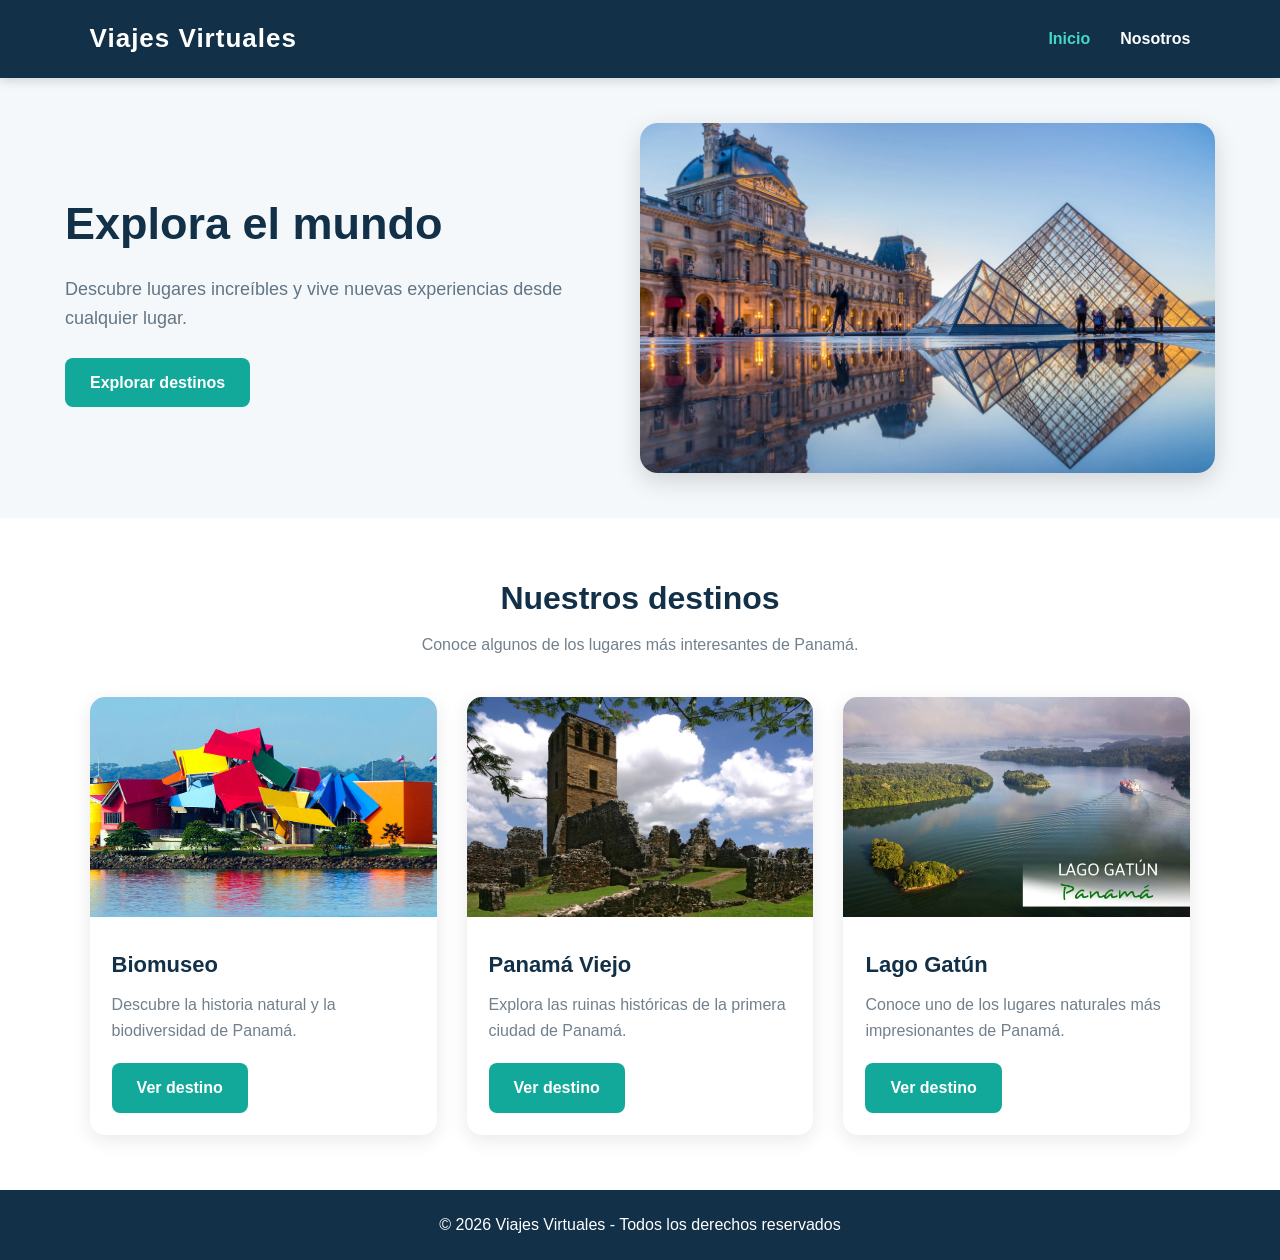
<file: index.html>
<!DOCTYPE html>
<html lang="es">

<head>
    <meta charset="UTF-8">
    <meta name="viewport" content="width=device-width, initial-scale=1.0">
    <title>Viajes Virtuales</title>
    <link rel="stylesheet" href="CSS/style.css">
</head>

<body>

    <header>
        <div class="contenedor-header">
            <h1>Viajes Virtuales</h1>

            <nav>
                <ul>
                    <li><a href="index.html" class="activo">Inicio</a></li>
                    <li><a href="nosotros.html">Nosotros</a></li>
                </ul>
            </nav>
        </div>
    </header>

    <main>

        <section class="portada">
            <div class="contenido-portada">
                <h2>Explora el mundo</h2>
                <p>Descubre lugares increíbles y vive nuevas experiencias desde cualquier lugar.</p>
                <a href="#destinos" class="boton">Explorar destinos</a>
            </div>

            <img src="imagen/foto.-scaled.webp"
                alt="Imagen de un viaje virtual">
        </section>

        <section class="destinos" id="destinos">

            <div class="titulo-seccion">
                <h2>Nuestros destinos</h2>
                <p>Conoce algunos de los lugares más interesantes de Panamá.</p>
            </div>

            <div class="contenedor-destinos">

                <article class="tarjeta">
                    <img src="imagen/Biomuseo.jpg" alt="Biomuseo de Panamá">

                    <div class="contenido-tarjeta">
                        <h3>Biomuseo</h3>
                        <p>Descubre la historia natural y la biodiversidad de Panamá.</p>
                        <a href="Biomuseo.html" class="boton-tarjeta">Ver destino</a>
                    </div>
                </article>

                <article class="tarjeta">
                    <img src="imagen/panamaviejo.jpg" alt="Panamá Viejo">

                    <div class="contenido-tarjeta">
                        <h3>Panamá Viejo</h3>
                        <p>Explora las ruinas históricas de la primera ciudad de Panamá.</p>
                        <a href="panamaviejo.html" class="boton-tarjeta">Ver destino</a>
                    </div>
                </article>

                <article class="tarjeta">
                    <img src="imagen/lagogatun.jpg" alt="Lago Gatún">

                    <div class="contenido-tarjeta">
                        <h3>Lago Gatún</h3>
                        <p>Conoce uno de los lugares naturales más impresionantes de Panamá.</p>
                        <a href="lagoGatun.html" class="boton-tarjeta">Ver destino</a>
                    </div>
                </article>

            </div>
        </section>

    </main>

    <footer>
        <p>&copy; 2026 Viajes Virtuales - Todos los derechos reservados</p>
    </footer>

</body>
</html>
</file>
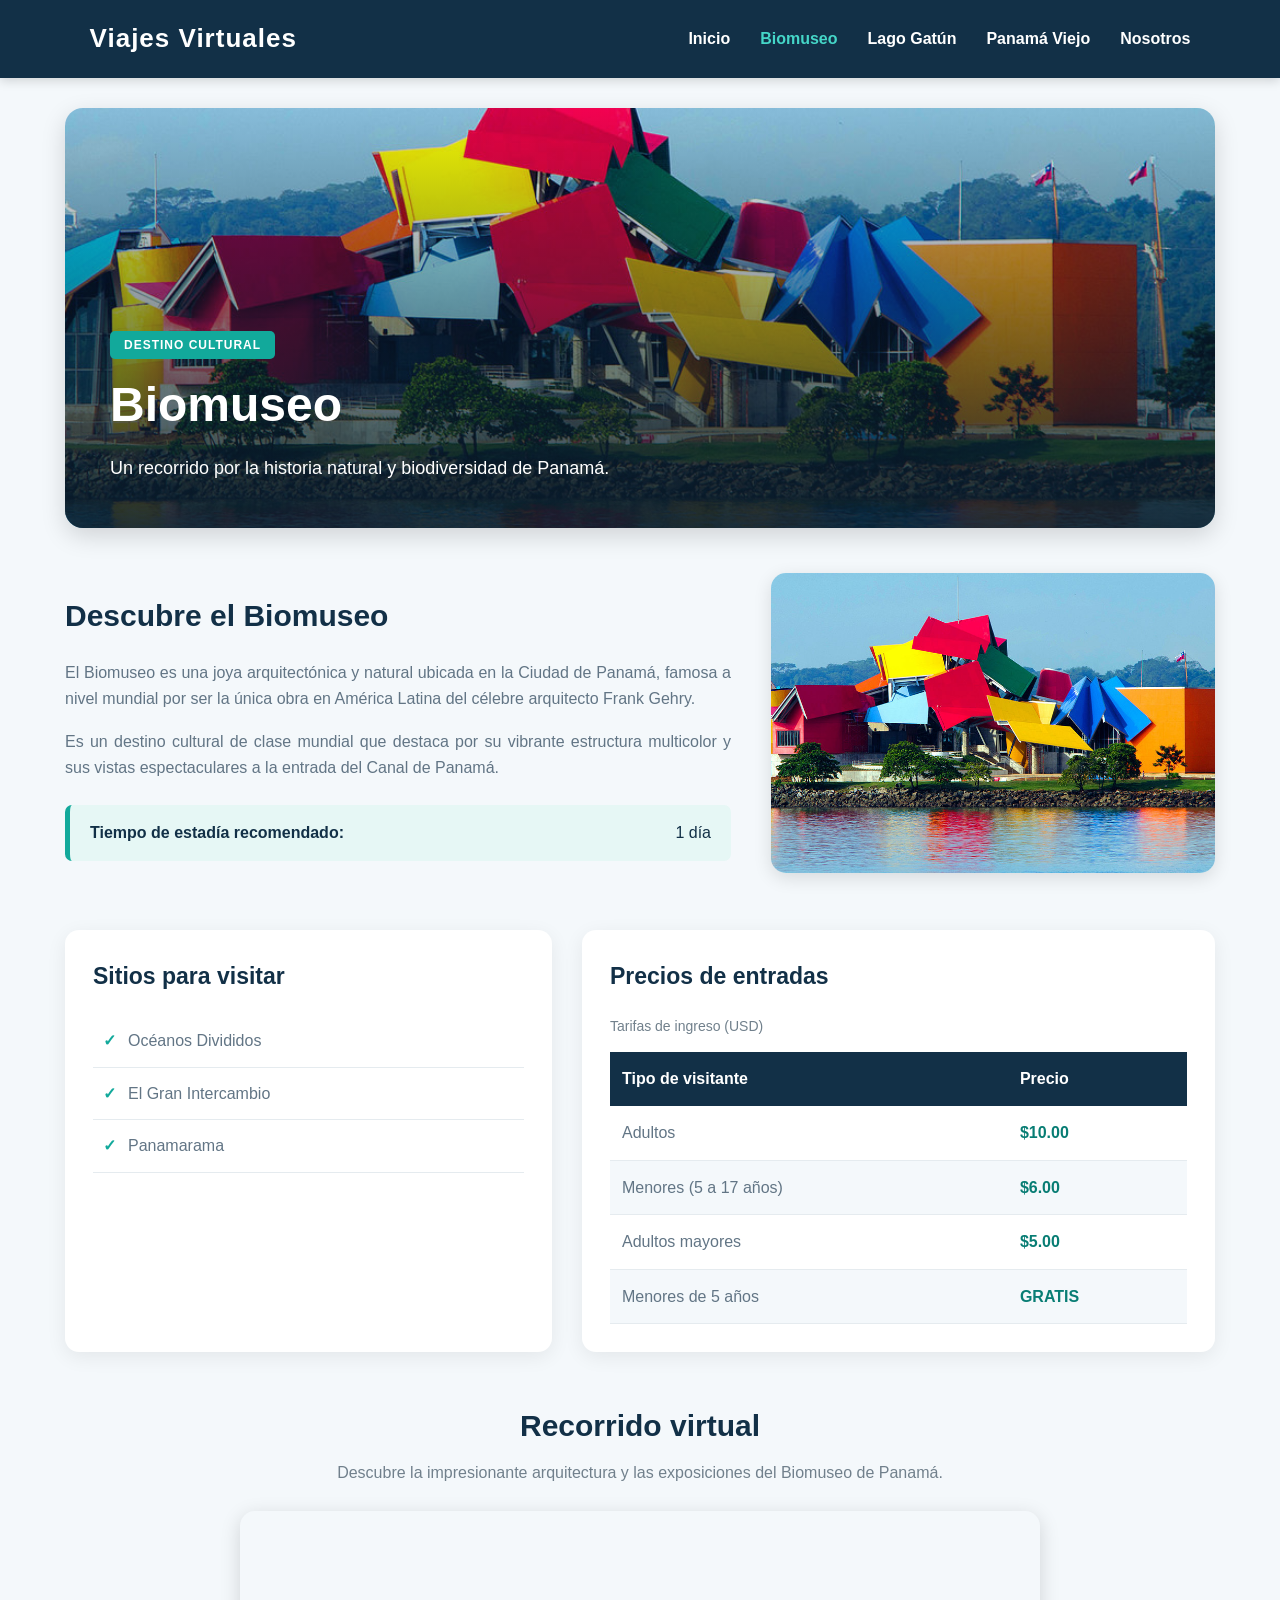
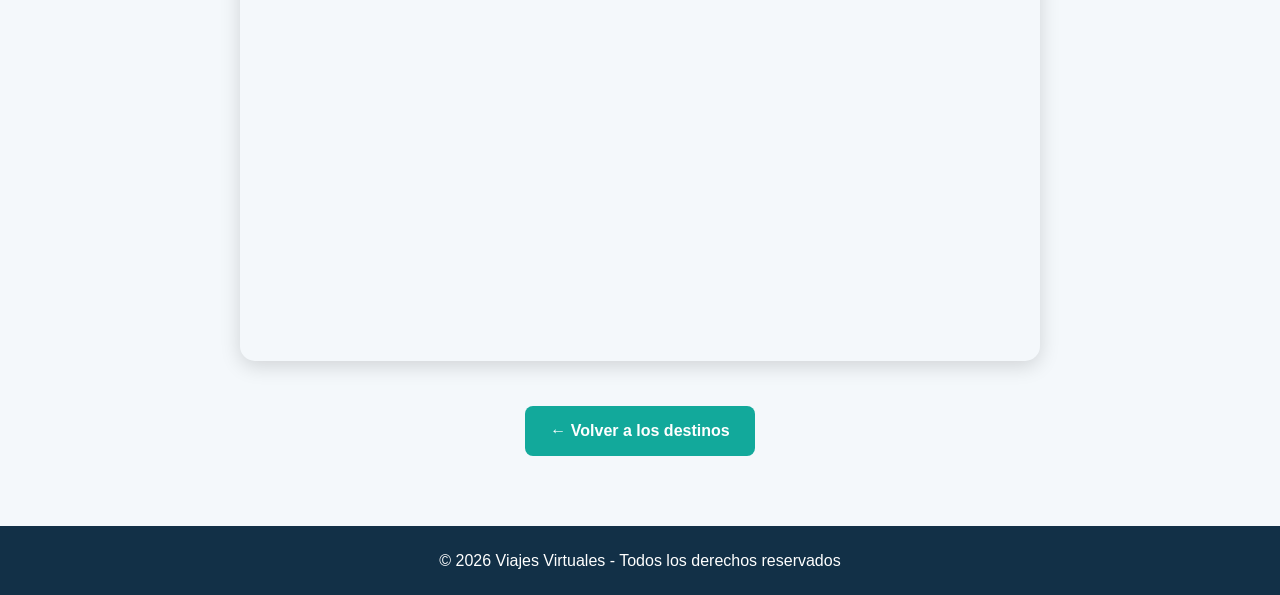
<file: Biomuseo.html>
<!DOCTYPE html>
<html lang="es">

<head>
    <meta charset="UTF-8">
    <meta name="viewport" content="width=device-width, initial-scale=1.0">
    <title>Biomuseo - Viajes Virtuales</title>
    <link rel="stylesheet" href="CSS/style.css">
</head>

<body>

    <header>
        <div class="contenedor-header">
            <h1>Viajes Virtuales</h1>

            <nav>
                <ul>
                    <li><a href="index.html">Inicio</a></li>
                    <li><a href="Biomuseo.html" class="activo">Biomuseo</a></li>
                    <li><a href="lagoGatun.html">Lago Gatún</a></li>
                    <li><a href="panamaviejo.html">Panamá Viejo</a></li>
                    <li><a href="nosotros.html">Nosotros</a></li>
                </ul>
            </nav>
        </div>
    </header>

    <main class="pagina-destino">

        <!-- PORTADA -->
        <section class="portada-destino">
            <img src="imagen/Biomuseo.jpg" alt="Biomuseo de Panamá">

            <div class="texto-portada-destino">
                <span class="etiqueta-destino">DESTINO CULTURAL</span>
                <h2>Biomuseo</h2>
                <p>Un recorrido por la historia natural y biodiversidad de Panamá.</p>
            </div>
        </section>

        <!-- INFORMACIÓN PRINCIPAL -->
        <section class="informacion-destino">

            <div class="descripcion-destino">
                <h2>Descubre el Biomuseo</h2>

                <p>
                    El Biomuseo es una joya arquitectónica y natural ubicada
                    en la Ciudad de Panamá, famosa a nivel mundial por ser
                    la única obra en América Latina del célebre arquitecto
                    Frank Gehry.
                </p>

                <p>
                    Es un destino cultural de clase mundial que destaca
                    por su vibrante estructura multicolor y sus vistas
                    espectaculares a la entrada del Canal de Panamá.
                </p>

                <div class="dato-destino">
                    <strong>Tiempo de estadía recomendado:</strong>
                    <span>1 día</span>
                </div>
            </div>

            <div class="imagen-secundaria">
                <img src="imagen/Biomuseo.jpg"
                    alt="Arquitectura multicolor del Biomuseo">
            </div>

        </section>

        <!-- SITIOS Y PRECIOS -->
        <section class="detalles-destino">

            <article class="bloque-informacion">
                <h3>Sitios para visitar</h3>

                <ul class="lista-destino">
                    <li>Océanos Divididos</li>
                    <li>El Gran Intercambio</li>
                    <li>Panamarama</li>
                </ul>
            </article>

            <article class="bloque-informacion">
                <h3>Precios de entradas</h3>

                <p class="subtitulo-bloque">Tarifas de ingreso (USD)</p>

                <table class="tabla-precios">
                    <thead>
                        <tr>
                            <th>Tipo de visitante</th>
                            <th>Precio</th>
                        </tr>
                    </thead>

                    <tbody>
                        <tr>
                            <td>Adultos</td>
                            <td>$10.00</td>
                        </tr>

                        <tr>
                            <td>Menores (5 a 17 años)</td>
                            <td>$6.00</td>
                        </tr>

                        <tr>
                            <td>Adultos mayores</td>
                            <td>$5.00</td>
                        </tr>

                        <tr>
                            <td>Menores de 5 años</td>
                            <td>GRATIS</td>
                        </tr>
                    </tbody>
                </table>
            </article>

        </section>

        <!-- VIDEO -->
        <section class="video-destino">
            <h2>Recorrido virtual</h2>

            <p>
                Descubre la impresionante arquitectura y las exposiciones
                del Biomuseo de Panamá.
            </p>

            <div class="contenedor-video">
                <iframe
                    src="https://www.youtube.com/embed/VIDEO_ID"
                    title="Recorrido virtual por el Biomuseo"
                    allowfullscreen>
                </iframe>
            </div>
        </section>

        <!-- REGRESAR -->
        <div class="volver-destinos">
            <a href="index.html" class="boton">
                &larr; Volver a los destinos
            </a>
        </div>

    </main>

    <footer>
        <p>&copy; 2026 Viajes Virtuales - Todos los derechos reservados</p>
    </footer>

</body>
</html>
</file>
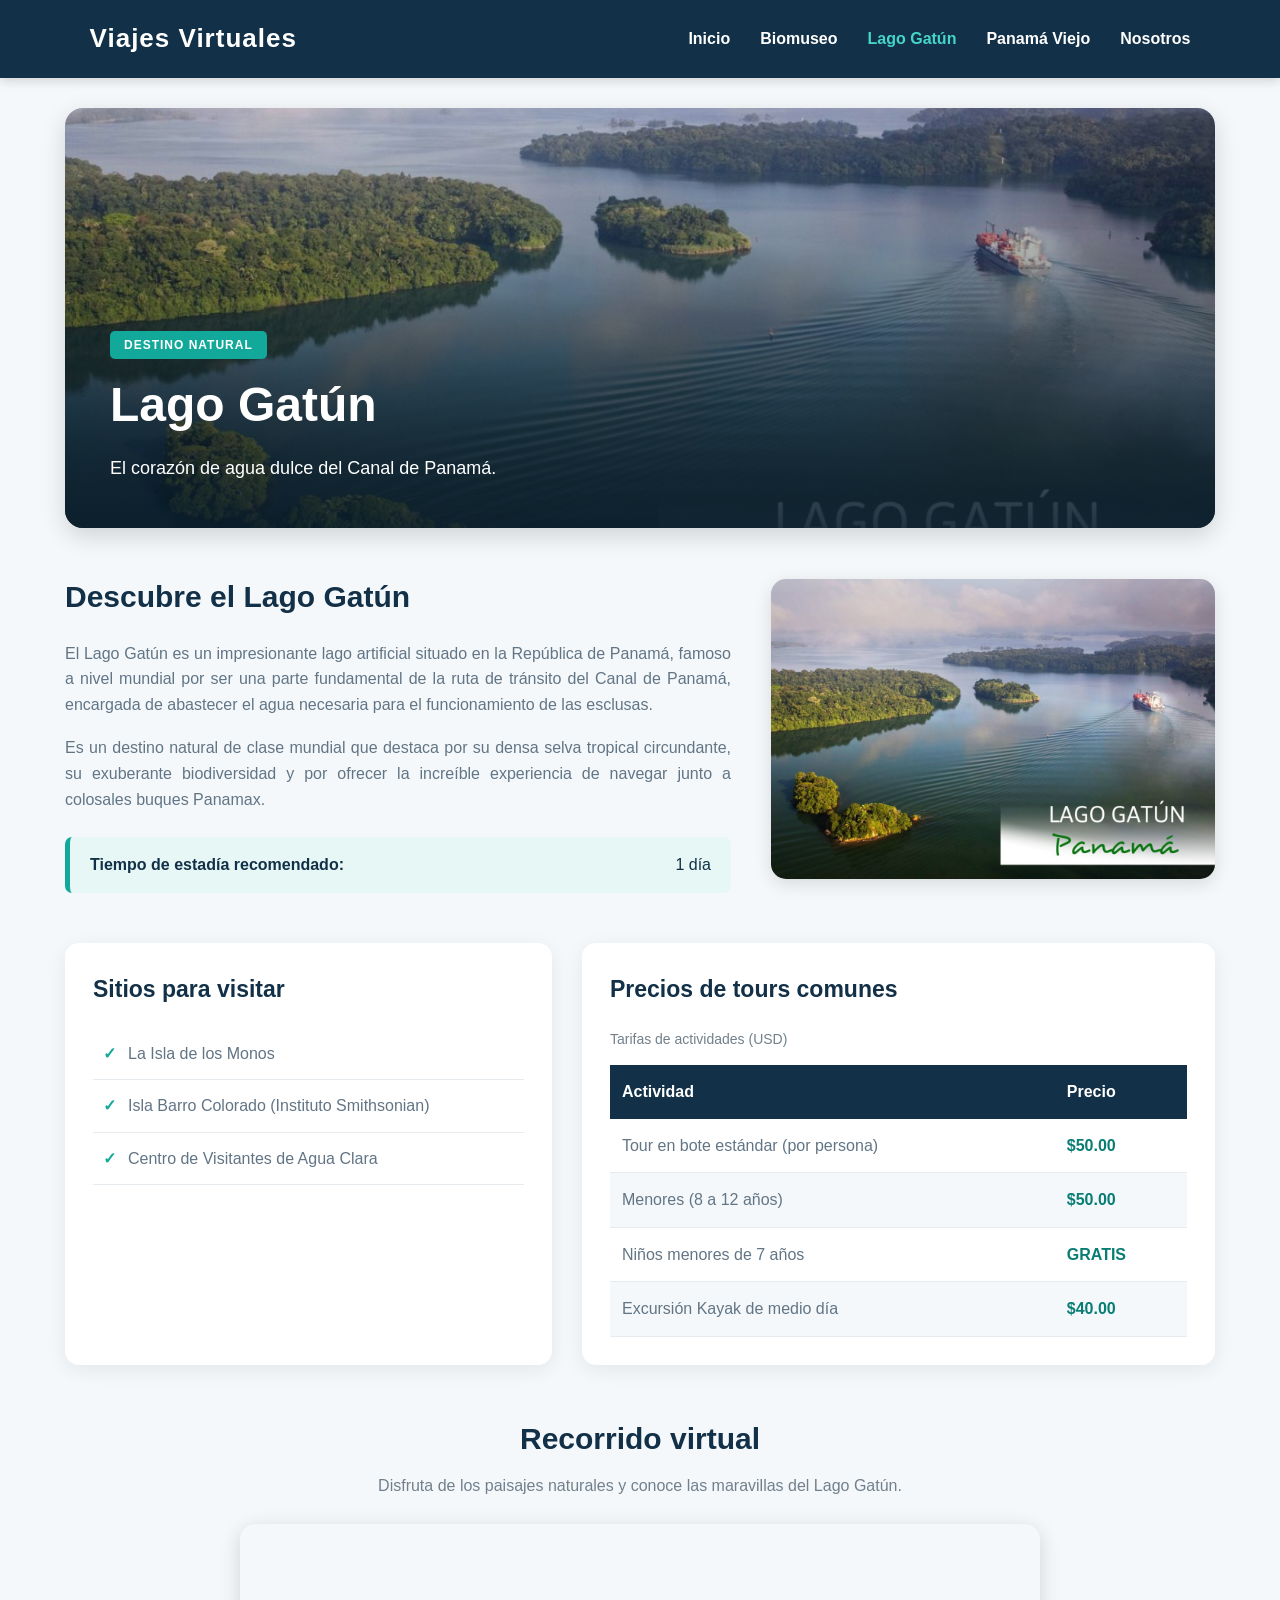
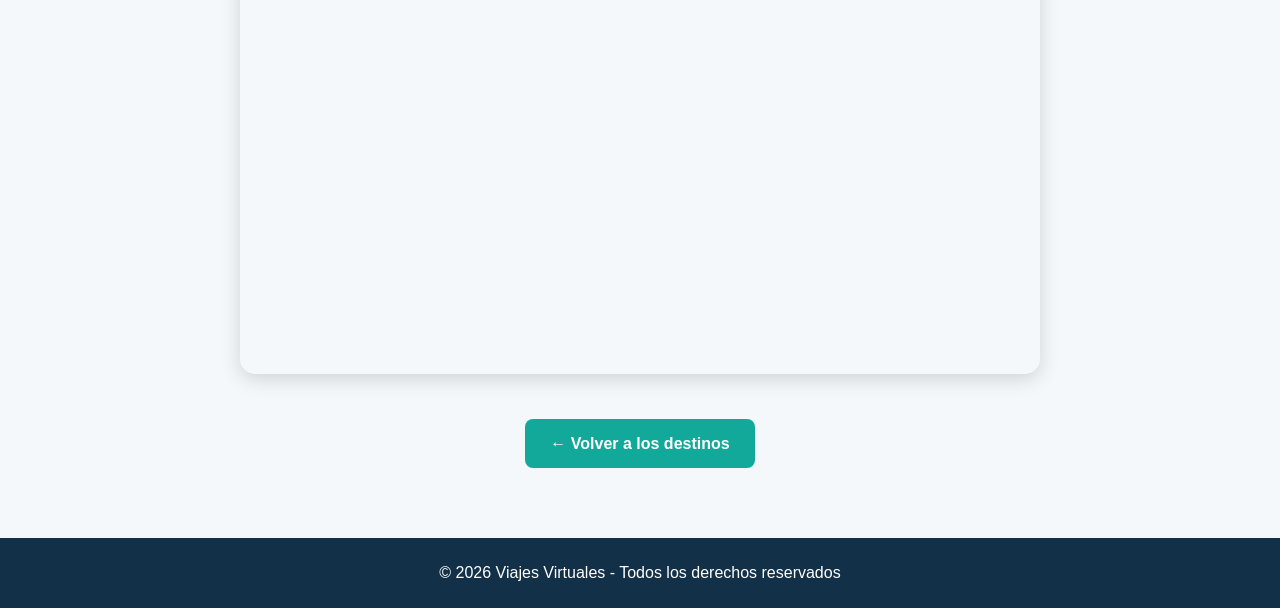
<file: lagoGatun.html>
<!DOCTYPE html>
<html lang="es">

<head>
    <meta charset="UTF-8">
    <meta name="viewport" content="width=device-width, initial-scale=1.0">
    <title>Lago Gatún - Viajes Virtuales</title>
    <link rel="stylesheet" href="CSS/style.css">
</head>

<body>

    <header>
        <div class="contenedor-header">
            <h1>Viajes Virtuales</h1>

            <nav>
                <ul>
                    <li><a href="index.html">Inicio</a></li>
                    <li><a href="Biomuseo.html">Biomuseo</a></li>
                    <li><a href="lagoGatun.html" class="activo">Lago Gatún</a></li>
                    <li><a href="panamaviejo.html">Panamá Viejo</a></li>
                    <li><a href="nosotros.html">Nosotros</a></li>
                </ul>
            </nav>
        </div>
    </header>

    <main class="pagina-destino">

        <!-- PORTADA -->
        <section class="portada-destino">
            <img src="imagen/lagogatun.jpg" alt="Paisaje natural del Lago Gatún">

            <div class="texto-portada-destino">
                <span class="etiqueta-destino">DESTINO NATURAL</span>
                <h2>Lago Gatún</h2>
                <p>El corazón de agua dulce del Canal de Panamá.</p>
            </div>
        </section>

        <!-- INFORMACIÓN PRINCIPAL -->
        <section class="informacion-destino">

            <div class="descripcion-destino">
                <h2>Descubre el Lago Gatún</h2>

                <p>
                    El Lago Gatún es un impresionante lago artificial situado
                    en la República de Panamá, famoso a nivel mundial por ser
                    una parte fundamental de la ruta de tránsito del Canal de
                    Panamá, encargada de abastecer el agua necesaria para el
                    funcionamiento de las esclusas.
                </p>

                <p>
                    Es un destino natural de clase mundial que destaca por su
                    densa selva tropical circundante, su exuberante biodiversidad
                    y por ofrecer la increíble experiencia de navegar junto a
                    colosales buques Panamax.
                </p>

                <div class="dato-destino">
                    <strong>Tiempo de estadía recomendado:</strong>
                    <span>1 día</span>
                </div>
            </div>

            <div class="imagen-secundaria">
                <img src="imagen/lagogatun.jpg"
                    alt="Lago Gatún y barcos en tránsito">
            </div>

        </section>

        <!-- SITIOS Y PRECIOS -->
        <section class="detalles-destino">

            <article class="bloque-informacion">
                <h3>Sitios para visitar</h3>

                <ul class="lista-destino">
                    <li>La Isla de los Monos</li>
                    <li>Isla Barro Colorado (Instituto Smithsonian)</li>
                    <li>Centro de Visitantes de Agua Clara</li>
                </ul>
            </article>

            <article class="bloque-informacion">
                <h3>Precios de tours comunes</h3>

                <p class="subtitulo-bloque">Tarifas de actividades (USD)</p>

                <table class="tabla-precios">
                    <thead>
                        <tr>
                            <th>Actividad</th>
                            <th>Precio</th>
                        </tr>
                    </thead>

                    <tbody>
                        <tr>
                            <td>Tour en bote estándar (por persona)</td>
                            <td>$50.00</td>
                        </tr>

                        <tr>
                            <td>Menores (8 a 12 años)</td>
                            <td>$50.00</td>
                        </tr>

                        <tr>
                            <td>Niños menores de 7 años</td>
                            <td>GRATIS</td>
                        </tr>

                        <tr>
                            <td>Excursión Kayak de medio día</td>
                            <td>$40.00</td>
                        </tr>
                    </tbody>
                </table>
            </article>

        </section>

        <!-- VIDEO -->
        <section class="video-destino">
            <h2>Recorrido virtual</h2>
            <p>
                Disfruta de los paisajes naturales y conoce las maravillas
                del Lago Gatún.
            </p>

            <div class="contenedor-video">
                <iframe
                    src="https://www.youtube.com/embed/VIDEO_ID"
                    title="Recorrido virtual por el Lago Gatún"
                    allowfullscreen>
                </iframe>
            </div>
        </section>

        <!-- REGRESAR -->
        <div class="volver-destinos">
            <a href="index.html" class="boton">
                &larr; Volver a los destinos
            </a>
        </div>

    </main>

    <footer>
        <p>&copy; 2026 Viajes Virtuales - Todos los derechos reservados</p>
    </footer>

</body>
</html>
</file>
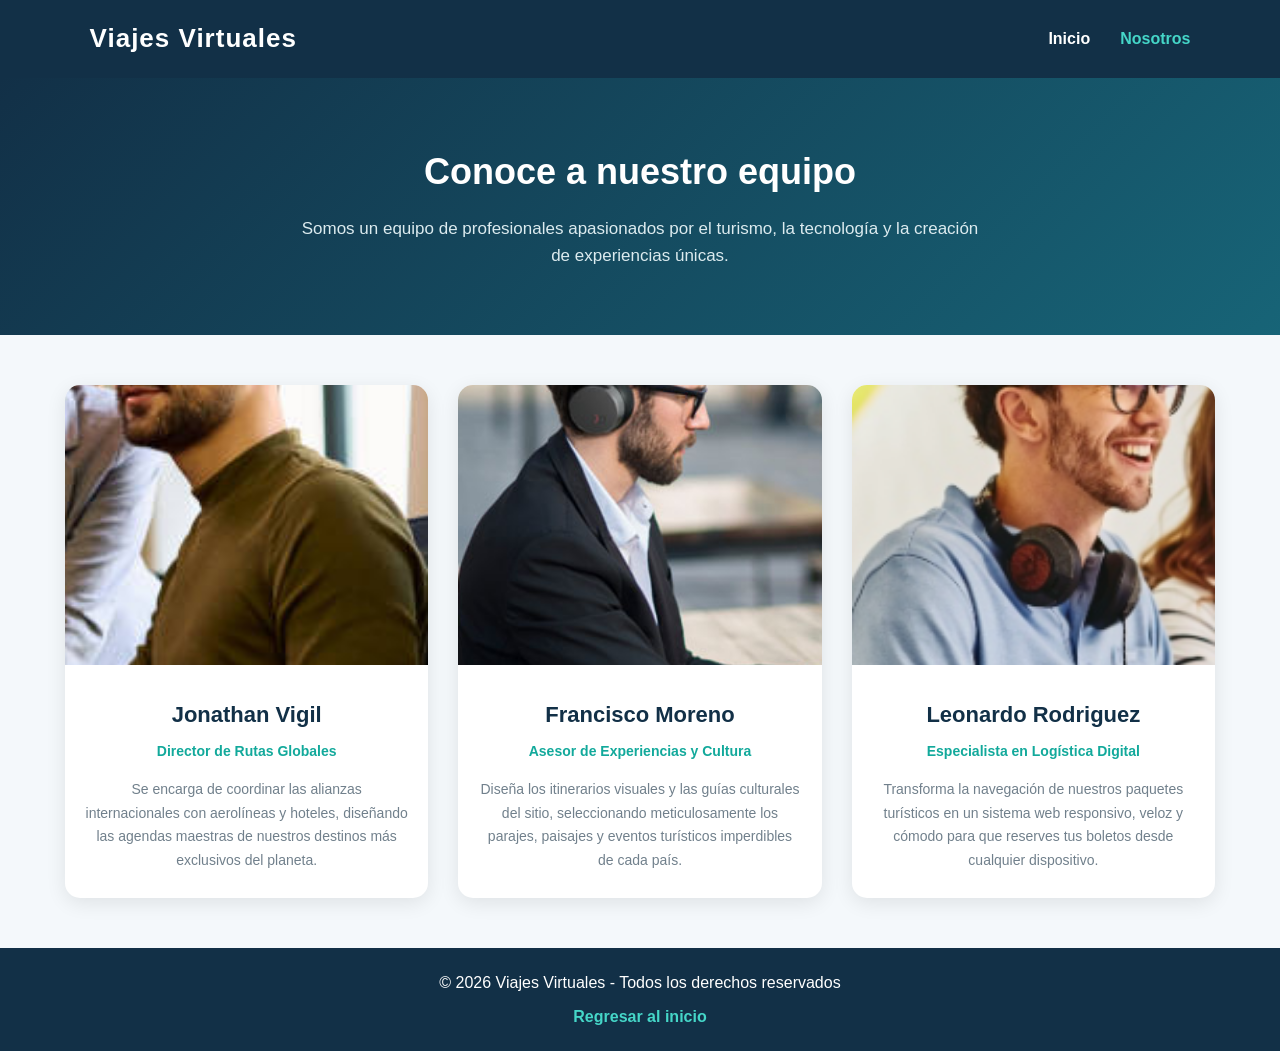
<file: nosotros.html>
<!DOCTYPE html>
<html lang="es">

<head>
    <meta charset="UTF-8">
    <meta name="viewport" content="width=device-width, initial-scale=1.0">
    <title>Nosotros - Viajes Virtuales</title>
    <link rel="stylesheet" href="CSS/style.css">
</head>

<body>

    <header>
        <div class="contenedor-header">
            <h1>Viajes Virtuales</h1>

            <nav>
                <ul>
                    <li><a href="index.html">Inicio</a></li>
                    <li><a href="nosotros.html" class="activo">Nosotros</a></li>
                </ul>
            </nav>
        </div>
    </header>

    <main>

        <section class="encabezado-nosotros">
            <h2>Conoce a nuestro equipo</h2>
            <p>
                Somos un equipo de profesionales apasionados por el turismo,
                la tecnología y la creación de experiencias únicas.
            </p>
        </section>

        <section class="equipo">

            <article class="tarjeta-equipo">
                <img src="imagen/1.png" alt="Foto de Jonathan Vigil">

                <div class="contenido-equipo">
                    <h3>Jonathan Vigil</h3>
                    <p class="cargo">Director de Rutas Globales</p>
                    <p>
                        Se encarga de coordinar las alianzas internacionales
                        con aerolíneas y hoteles, diseñando las agendas maestras
                        de nuestros destinos más exclusivos del planeta.
                    </p>
                </div>
            </article>

            <article class="tarjeta-equipo">
                <img src="imagen/2.png" alt="Foto de Francisco Moreno">

                <div class="contenido-equipo">
                    <h3>Francisco Moreno</h3>
                    <p class="cargo">Asesor de Experiencias y Cultura</p>
                    <p>
                        Diseña los itinerarios visuales y las guías culturales
                        del sitio, seleccionando meticulosamente los parajes,
                        paisajes y eventos turísticos imperdibles de cada país.
                    </p>
                </div>
            </article>

            <article class="tarjeta-equipo">
                <img src="imagen/3.png" alt="Foto de Leonardo Rodriguez">

                <div class="contenido-equipo">
                    <h3>Leonardo Rodriguez</h3>
                    <p class="cargo">Especialista en Logística Digital</p>
                    <p>
                        Transforma la navegación de nuestros paquetes turísticos
                        en un sistema web responsivo, veloz y cómodo para que
                        reserves tus boletos desde cualquier dispositivo.
                    </p>
                </div>
            </article>

            

        </section>

    </main>

    <footer>
        <p>&copy; 2026 Viajes Virtuales - Todos los derechos reservados</p>
        <a href="index.html">Regresar al inicio</a>
    </footer>

</body>
</html>
</file>
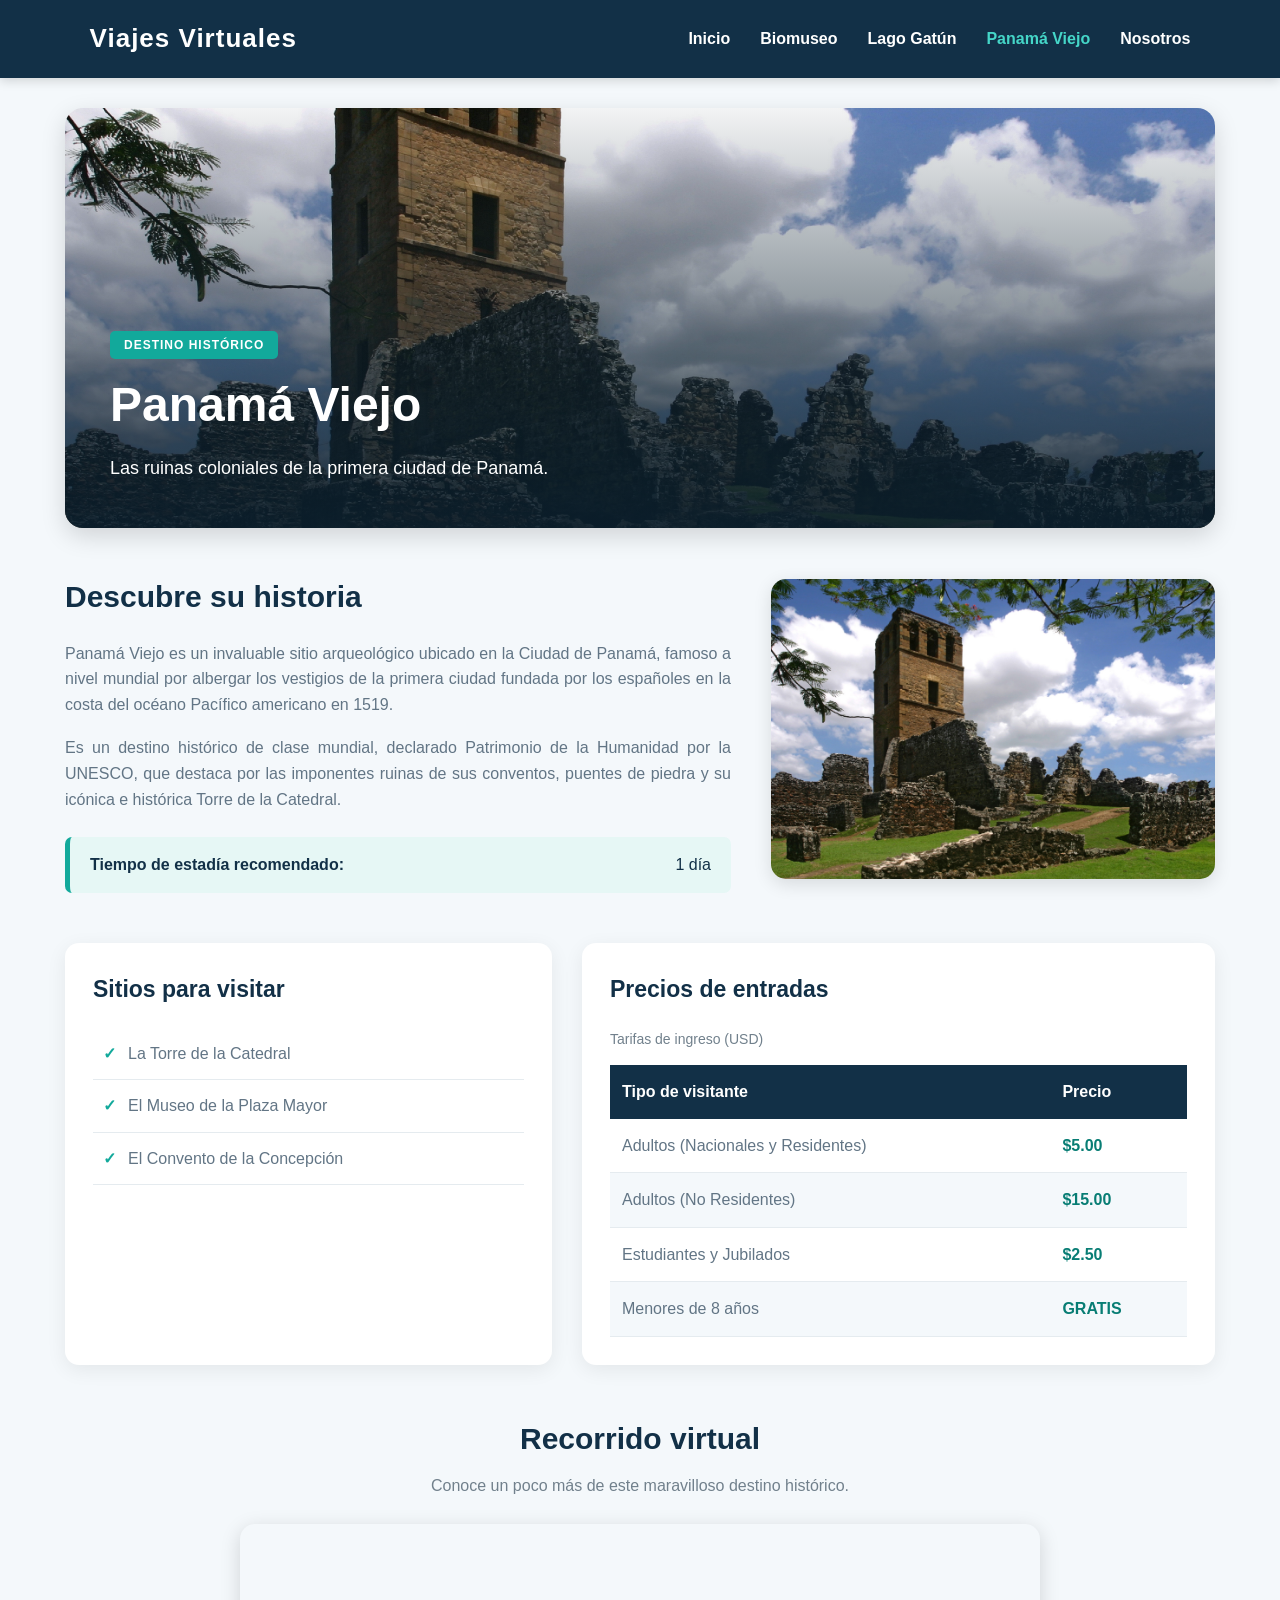
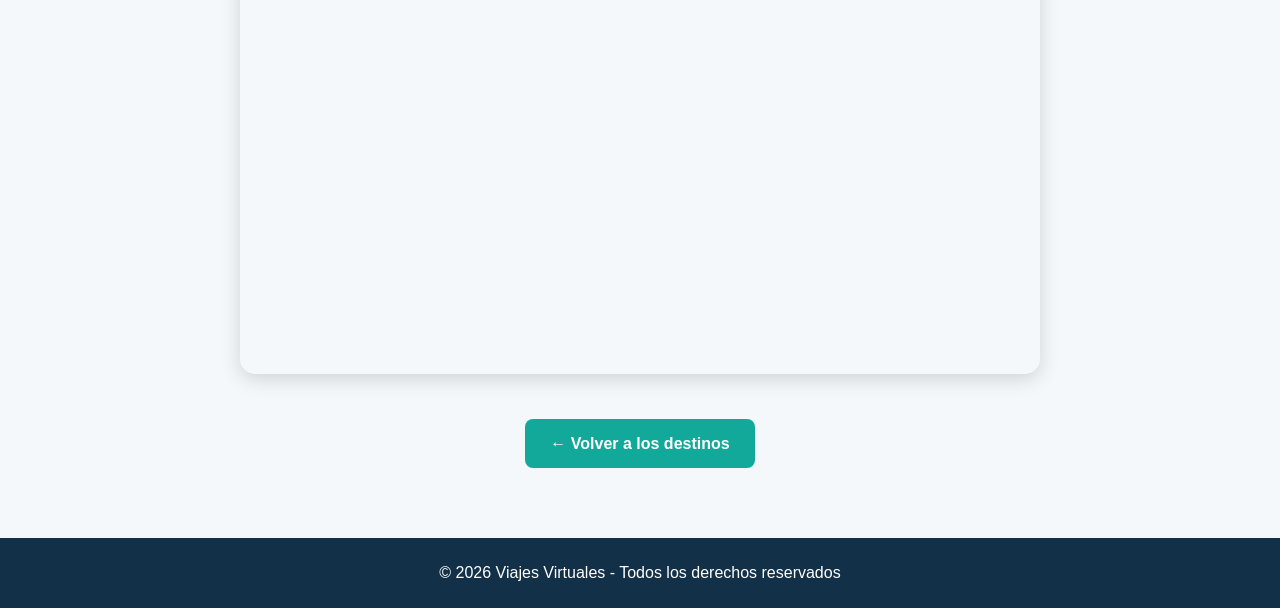
<file: panamaviejo.html>
<!DOCTYPE html>
<html lang="es">

<head>
    <meta charset="UTF-8">
    <meta name="viewport" content="width=device-width, initial-scale=1.0">
    <title>Panamá Viejo - Viajes Virtuales</title>
    <link rel="stylesheet" href="CSS/style.css">
</head>

<body>

    <header>
        <div class="contenedor-header">
            <h1>Viajes Virtuales</h1>

            <nav>
                <ul>
                    <li><a href="index.html">Inicio</a></li>
                    <li><a href="Biomuseo.html">Biomuseo</a></li>
                    <li><a href="lagoGatun.html">Lago Gatún</a></li>
                    <li><a href="panamaviejo.html" class="activo">Panamá Viejo</a></li>
                    <li><a href="nosotros.html">Nosotros</a></li>
                </ul>
            </nav>
        </div>
    </header>

    <main class="pagina-destino">

        <section class="portada-destino">
            <img src="imagen/panamaviejo.jpg" alt="Ruinas históricas de Panamá Viejo">

            <div class="texto-portada-destino">
                <span class="etiqueta-destino">DESTINO HISTÓRICO</span>
                <h2>Panamá Viejo</h2>
                <p>Las ruinas coloniales de la primera ciudad de Panamá.</p>
            </div>
        </section>

        <section class="informacion-destino">

            <div class="descripcion-destino">
                <h2>Descubre su historia</h2>

                <p>
                    Panamá Viejo es un invaluable sitio arqueológico ubicado
                    en la Ciudad de Panamá, famoso a nivel mundial por albergar
                    los vestigios de la primera ciudad fundada por los españoles
                    en la costa del océano Pacífico americano en 1519.
                </p>

                <p>
                    Es un destino histórico de clase mundial, declarado
                    Patrimonio de la Humanidad por la UNESCO, que destaca
                    por las imponentes ruinas de sus conventos, puentes
                    de piedra y su icónica e histórica Torre de la Catedral.
                </p>

                <div class="dato-destino">
                    <strong>Tiempo de estadía recomendado:</strong>
                    <span>1 día</span>
                </div>
            </div>

            <div class="imagen-secundaria">
                <img src="imagen/panamaviejo.jpg"
                    alt="Vista de las ruinas de Panamá Viejo">
            </div>

        </section>

        <section class="detalles-destino">

            <article class="bloque-informacion">
                <h3>Sitios para visitar</h3>

                <ul class="lista-destino">
                    <li>La Torre de la Catedral</li>
                    <li>El Museo de la Plaza Mayor</li>
                    <li>El Convento de la Concepción</li>
                </ul>
            </article>

            <article class="bloque-informacion">
                <h3>Precios de entradas</h3>

                <p class="subtitulo-bloque">Tarifas de ingreso (USD)</p>

                <table class="tabla-precios">
                    <thead>
                        <tr>
                            <th>Tipo de visitante</th>
                            <th>Precio</th>
                        </tr>
                    </thead>

                    <tbody>
                        <tr>
                            <td>Adultos (Nacionales y Residentes)</td>
                            <td>$5.00</td>
                        </tr>

                        <tr>
                            <td>Adultos (No Residentes)</td>
                            <td>$15.00</td>
                        </tr>

                        <tr>
                            <td>Estudiantes y Jubilados</td>
                            <td>$2.50</td>
                        </tr>

                        <tr>
                            <td>Menores de 8 años</td>
                            <td>GRATIS</td>
                        </tr>
                    </tbody>
                </table>
            </article>

        </section>

        <section class="video-destino">
            <h2>Recorrido virtual</h2>
            <p>Conoce un poco más de este maravilloso destino histórico.</p>

            <div class="contenedor-video">
                <iframe
                    src="https://www.youtube.com/embed/VIDEO_ID"
                    title="Recorrido virtual por Panamá Viejo"
                    allowfullscreen>
                </iframe>
            </div>
        </section>

        <div class="volver-destinos">
            <a href="index.html" class="boton">
                &larr; Volver a los destinos
            </a>
        </div>

    </main>

    <footer>
        <p>&copy; 2026 Viajes Virtuales - Todos los derechos reservados</p>
    </footer>

</body>
</html>
</file>
<file: CSS/style.css>
/* CONFIGURACIÓN GENERAL */
* {
    margin: 0;
    padding: 0;
    box-sizing: border-box;
}

html {
    scroll-behavior: smooth;
}

body {
    font-family: 'Segoe UI', Arial, sans-serif;
    background-color: #f4f8fb;
    color: #263746;
    line-height: 1.6;
}

/* ENCABEZADO */
header {
    background-color: #123047;
    color: white;
    padding: 18px 7%;
    box-shadow: 0 3px 10px rgba(0, 0, 0, 0.15);
}

.contenedor-header {
    max-width: 1200px;
    margin: auto;
    display: flex;
    justify-content: space-between;
    align-items: center;
}

header h1 {
    font-size: 26px;
    letter-spacing: 1px;
}

nav ul {
    display: flex;
    list-style: none;
    gap: 30px;
}

nav a {
    color: white;
    text-decoration: none;
    font-weight: 600;
    transition: 0.3s;
}

nav a:hover,
nav a.activo {
    color: #45d6c8;
}

/* PORTADA */
.portada {
    max-width: 1200px;
    margin: 45px auto;
    padding: 0 25px;
    display: flex;
    align-items: center;
    gap: 45px;
}

.contenido-portada {
    flex: 1;
}

.contenido-portada h2 {
    font-size: 45px;
    color: #123047;
    margin-bottom: 15px;
}

.contenido-portada p {
    font-size: 18px;
    color: #627585;
    margin-bottom: 25px;
}

.portada img {
    width: 50%;
    height: 350px;
    object-fit: cover;
    border-radius: 18px;
    box-shadow: 0 8px 25px rgba(0, 0, 0, 0.15);
}

/* BOTONES */
.boton,
.boton-tarjeta {
    display: inline-block;
    background-color: #12a99b;
    color: white;
    text-decoration: none;
    padding: 12px 25px;
    border-radius: 8px;
    font-weight: 600;
    transition: 0.3s;
}

.boton:hover,
.boton-tarjeta:hover {
    background-color: #087d74;
    transform: translateY(-3px);
}

/* SECCIÓN DESTINOS */
.destinos {
    padding: 55px 7%;
    background-color: white;
}

.titulo-seccion {
    text-align: center;
    margin-bottom: 40px;
}

.titulo-seccion h2 {
    font-size: 32px;
    color: #123047;
}

.titulo-seccion p {
    color: #71808c;
    margin-top: 8px;
}

.contenedor-destinos {
    max-width: 1200px;
    margin: auto;
    display: grid;
    grid-template-columns: repeat(3, 1fr);
    gap: 30px;
}

/* TARJETAS */
.tarjeta {
    background-color: white;
    border-radius: 15px;
    overflow: hidden;
    box-shadow: 0 5px 20px rgba(0, 0, 0, 0.09);
    transition: 0.3s;
}

.tarjeta:hover {
    transform: translateY(-8px);
    box-shadow: 0 10px 25px rgba(0, 0, 0, 0.15);
}

.tarjeta img {
    width: 100%;
    height: 220px;
    object-fit: cover;
}

.contenido-tarjeta {
    padding: 22px;
}

.contenido-tarjeta h3 {
    color: #123047;
    font-size: 22px;
    margin-bottom: 10px;
}

.contenido-tarjeta p {
    color: #71808c;
    margin-bottom: 20px;
}

/* PIE DE PÁGINA */
footer {
    background-color: #123047;
    color: white;
    text-align: center;
    padding: 22px;
    margin-top: 0;
}

/* DISEÑO RESPONSIVE */
@media (max-width: 768px) {

    .contenedor-header {
        flex-direction: column;
        gap: 15px;
    }

    .portada {
        flex-direction: column;
        text-align: center;
    }

    .contenido-portada h2 {
        font-size: 34px;
    }

    .portada img {
        width: 100%;
        height: 260px;
    }

    .contenedor-destinos {
        grid-template-columns: 1fr;
    }

    nav ul {
        gap: 20px;
    }
}


/* =================================
   PÁGINA NOSOTROS
================================= */

/* ENCABEZADO DE LA SECCIÓN */
.encabezado-nosotros {
    background: linear-gradient(135deg, #123047, #176477);
    color: white;
    text-align: center;
    padding: 65px 20px;
}

.encabezado-nosotros h2 {
    font-size: 36px;
    margin-bottom: 15px;
}

.encabezado-nosotros p {
    max-width: 700px;
    margin: auto;
    font-size: 17px;
    color: #dcebef;
}

/* CONTENEDOR DEL EQUIPO */
.equipo {
    max-width: 1200px;
    margin: 50px auto;
    padding: 0 25px;
    display: grid;
    grid-template-columns: repeat(3, 1fr);
    gap: 30px;
}

/* TARJETAS DE LOS INTEGRANTES */
.tarjeta-equipo {
    background-color: white;
    border-radius: 15px;
    overflow: hidden;
    box-shadow: 0 5px 20px rgba(0, 0, 0, 0.09);
    transition: 0.3s;
    text-align: center;
}

.tarjeta-equipo:hover {
    transform: translateY(-7px);
    box-shadow: 0 10px 25px rgba(0, 0, 0, 0.15);
}

/* FOTOGRAFÍAS */
.tarjeta-equipo img {
    width: 100%;
    height: 280px;
    object-fit: cover;
    object-position: center;
}

/* CONTENIDO DE LAS TARJETAS */
.contenido-equipo {
    padding: 25px 20px;
}

.contenido-equipo h3 {
    font-size: 22px;
    color: #123047;
    margin-bottom: 8px;
}

.contenido-equipo .cargo {
    color: #12a99b;
    font-weight: bold;
    font-size: 14px;
    margin-bottom: 15px;
}

.contenido-equipo p:last-child {
    color: #71808c;
    font-size: 14px;
    line-height: 1.7;
}

/* ENLACE DEL FOOTER */
footer a {
    display: inline-block;
    color: #45d6c8;
    text-decoration: none;
    margin-top: 8px;
    font-weight: 600;
}

footer a:hover {
    color: white;
}

/* RESPONSIVE NOSOTROS */
@media (max-width: 900px) {
    .equipo {
        grid-template-columns: repeat(2, 1fr);
    }
}

@media (max-width: 600px) {
    .equipo {
        grid-template-columns: 1fr;
    }

    .encabezado-nosotros h2 {
        font-size: 28px;
    }

    .tarjeta-equipo img {
        height: 300px;
    }
}


/* =================================
   PÁGINAS DE DESTINOS TURÍSTICOS
================================= */

.pagina-destino {
    max-width: 1200px;
    margin: auto;
    padding: 30px 25px 55px;
}

/* PORTADA DEL DESTINO */
.portada-destino {
    position: relative;
    height: 420px;
    overflow: hidden;
    border-radius: 18px;
    margin-bottom: 45px;
    box-shadow: 0 8px 25px rgba(0, 0, 0, 0.15);
}

.portada-destino img {
    width: 100%;
    height: 100%;
    object-fit: cover;
}

.portada-destino::after {
    content: "";
    position: absolute;
    inset: 0;
    background: linear-gradient(
        to top,
        rgba(10, 30, 45, 0.9),
        rgba(10, 30, 45, 0.05)
    );
}

.texto-portada-destino {
    position: absolute;
    bottom: 45px;
    left: 45px;
    z-index: 1;
    color: white;
}

.texto-portada-destino h2 {
    font-size: 48px;
    margin: 10px 0;
}

.texto-portada-destino p {
    font-size: 18px;
}

.etiqueta-destino {
    background-color: #12a99b;
    padding: 7px 14px;
    border-radius: 5px;
    font-size: 12px;
    font-weight: bold;
    letter-spacing: 1px;
}

/* INFORMACIÓN PRINCIPAL */
.informacion-destino {
    display: grid;
    grid-template-columns: 1.2fr 0.8fr;
    gap: 40px;
    align-items: center;
    margin-bottom: 50px;
}

.descripcion-destino h2 {
    font-size: 30px;
    color: #123047;
    margin-bottom: 20px;
}

.descripcion-destino p {
    color: #627585;
    margin-bottom: 18px;
    text-align: justify;
}

.imagen-secundaria img {
    width: 100%;
    height: 300px;
    object-fit: cover;
    border-radius: 15px;
    box-shadow: 0 5px 18px rgba(0, 0, 0, 0.12);
}

/* DATO DEL DESTINO */
.dato-destino {
    background-color: #e6f7f5;
    border-left: 5px solid #12a99b;
    padding: 15px 20px;
    border-radius: 7px;
    margin-top: 25px;
    display: flex;
    justify-content: space-between;
    gap: 10px;
    flex-wrap: wrap;
    color: #123047;
}

/* SECCIONES DE INFORMACIÓN */
.detalles-destino {
    display: grid;
    grid-template-columns: 1fr 1.3fr;
    gap: 30px;
    margin-bottom: 50px;
}

.bloque-informacion {
    background-color: white;
    padding: 28px;
    border-radius: 14px;
    box-shadow: 0 5px 20px rgba(0, 0, 0, 0.07);
}

.bloque-informacion h3 {
    color: #123047;
    font-size: 23px;
    margin-bottom: 20px;
}

.subtitulo-bloque {
    color: #71808c;
    font-size: 14px;
    margin-bottom: 15px;
}

/* LISTA DE SITIOS */
.lista-destino {
    list-style: none;
}

.lista-destino li {
    padding: 13px 10px;
    border-bottom: 1px solid #e5ebef;
    color: #627585;
}

.lista-destino li::before {
    content: "✓";
    color: #12a99b;
    font-weight: bold;
    margin-right: 12px;
}

/* TABLA DE PRECIOS */
.tabla-precios {
    width: 100%;
    border-collapse: collapse;
}

.tabla-precios th {
    background-color: #123047;
    color: white;
    padding: 14px 12px;
    text-align: left;
}

.tabla-precios td {
    padding: 14px 12px;
    border-bottom: 1px solid #e5ebef;
    color: #627585;
}

.tabla-precios tr:nth-child(even) {
    background-color: #f4f8fb;
}

.tabla-precios td:last-child {
    color: #087d74;
    font-weight: bold;
    white-space: nowrap;
}

/* VIDEO */
.video-destino {
    text-align: center;
    margin-bottom: 45px;
}

.video-destino h2 {
    color: #123047;
    font-size: 30px;
    margin-bottom: 10px;
}

.video-destino p {
    color: #71808c;
    margin-bottom: 25px;
}

.contenedor-video {
    max-width: 800px;
    margin: auto;
    aspect-ratio: 16 / 9;
    border-radius: 15px;
    overflow: hidden;
    box-shadow: 0 5px 20px rgba(0, 0, 0, 0.15);
}

.contenedor-video iframe {
    width: 100%;
    height: 100%;
    border: none;
}

/* BOTÓN VOLVER */
.volver-destinos {
    text-align: center;
    margin-bottom: 15px;
}

/* RESPONSIVE */
@media (max-width: 768px) {

    .portada-destino {
        height: 300px;
    }

    .texto-portada-destino {
        left: 20px;
        bottom: 25px;
        right: 20px;
    }

    .texto-portada-destino h2 {
        font-size: 34px;
    }

    .informacion-destino {
        grid-template-columns: 1fr;
    }

    .detalles-destino {
        grid-template-columns: 1fr;
    }

    .imagen-secundaria img {
        height: 250px;
    }

    .tabla-precios {
        font-size: 13px;
    }

    .tabla-precios th,
    .tabla-precios td {
        padding: 10px 7px;
    }
}
</file>
